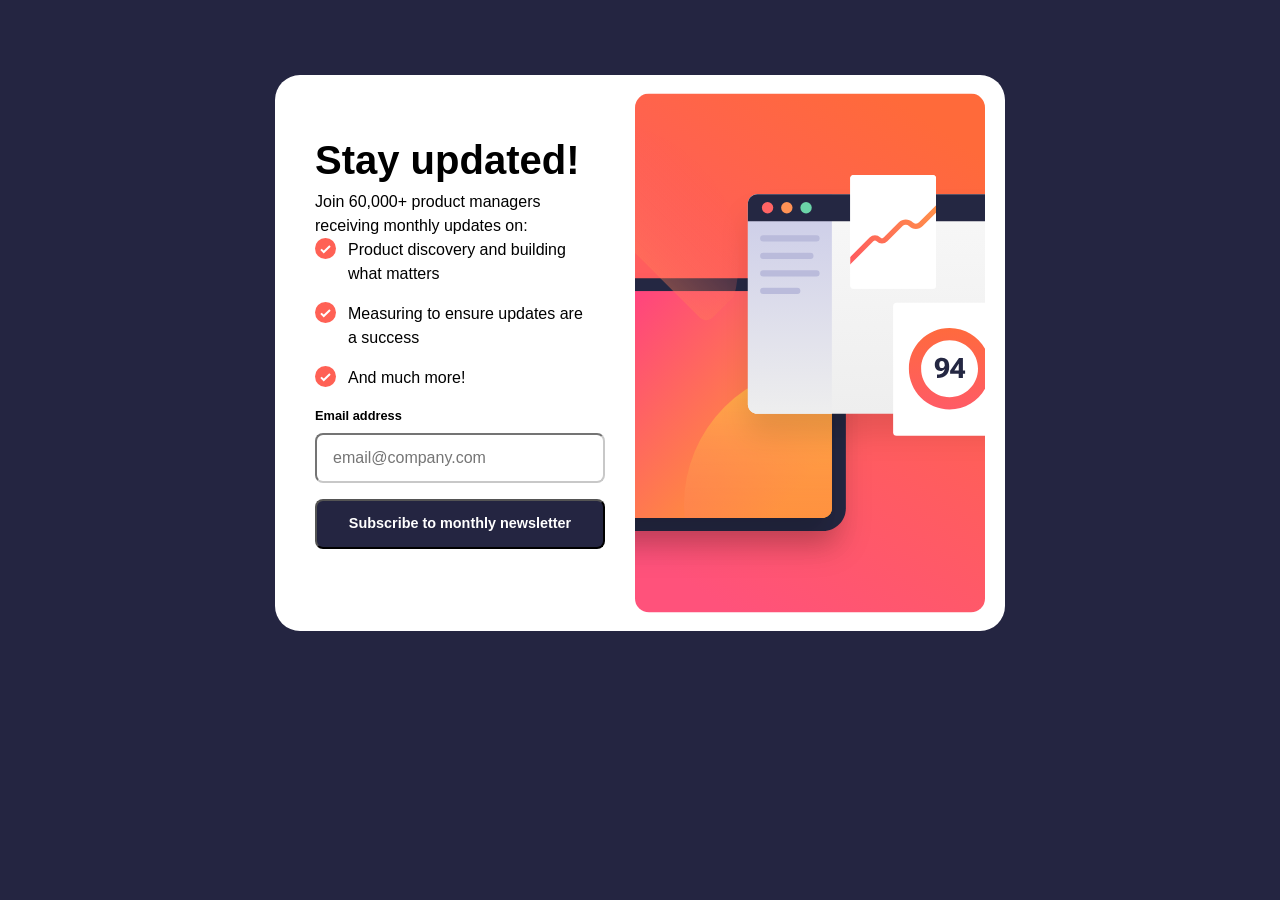
<file: index.html>
<!DOCTYPE html>
<html lang="en">
  <head>
    <meta charset="UTF-8" />
    <meta name="viewport" content="width=device-width, initial-scale=1.0" />
    <link
      rel="icon"
      type="image/png"
      sizes="32x32"
      href="./assets/images/favicon-32x32.png"
    />
    <link rel="stylesheet" href="styles.css" />
    <title>Sign Up</title>
  </head>
  <body>
    <div class="grid">
      <div class="upper-half">
        <img
          class="mobile"
          src="assets/images/illustration-sign-up-mobile.svg"
          alt="image"
        />
        <img
          class="desktop"
          src="/assets/images/illustration-sign-up-desktop.svg"
          alt="image"
        />
      </div>
      <div class="lower-half">
        <div class="row-1">Stay updated!</div>
        <div class="row-2">
          <p>Join 60,000+ product managers receiving monthly updates on:</p>
        </div>
        <div class="row-3">
          <div class="line-1">
            <img src="./assets/images/icon-list.svg" alt="" />
            <p>Product discovery and building what matters</p>
          </div>
          <div class="line-2">
            <img src="./assets/images/icon-list.svg" alt="" />
            <p>Measuring to ensure updates are a success</p>
          </div>
          <div class="line-3">
            <img src="./assets/images/icon-list.svg" alt="" />
            <p>And much more!</p>
          </div>
        </div>
        <div class="row-4">
          <p>Email address</p>
          <input
            class="em"
            type="text"
            name="email"
            placeholder="email@company.com"
          />
          <button>Subscribe to monthly newsletter</button>
        </div>
      </div>
    </div>
    <script src="script.js"></script>
  </body>
</html>
</file>
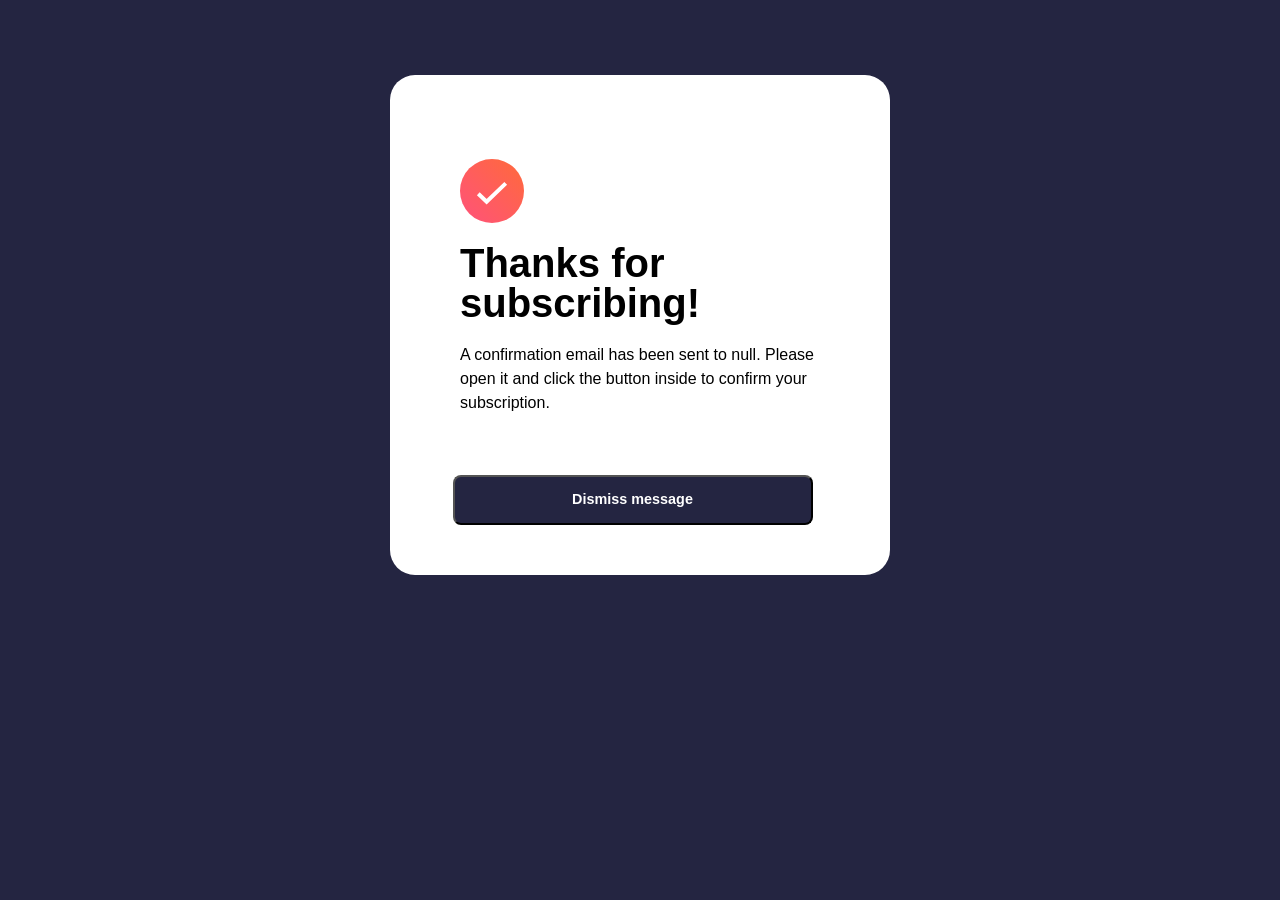
<file: assets/Sucess.html>
<!DOCTYPE html>
<html lang="en">
  <head>
    <meta charset="UTF-8" />
    <meta name="viewport" content="width=device-width, initial-scale=1.0" />
    <title>Document</title>
    <link rel="stylesheet" href="./styles.css" />
  </head>
  <body>
    <div class="outer">
      <div class="grid-row">
        <div class="row-1">
          <img src="./images/icon-success.svg" alt="Sucess" />
        </div>
        <div class="row-2">Thanks for subscribing!</div>
        <div class="row-3">
          <p>
            A confirmation email has been sent to <b class="insert"></b>. Please
            open it and click the button inside to confirm your subscription.
          </p>
        </div>
      </div>
      <div class="row-4"><button class="button-2">Dismiss message</button></div>
    </div>
    <script src="../script.js"></script>
  </body>
</html>
</file>
<file: styles.css>
/* CSS Setup and Reset from https://www.joshwcomeau.com/css/custom-css-reset/*/
/*
  1. Use a more-intuitive box-sizing model.
*/
*,
*::before,
*::after {
  box-sizing: border-box;
}
/*
    2. Remove default margin
  */
* {
  margin: 0;
}
/*
    Typographic tweaks!
    3. Add accessible line-height
    4. Improve text rendering
  */
@import url("https://fonts.googleapis.com/css2?family=Outfit:wght@400;700&display=swap");
body {
  font-family: "Outfit", sans-serif;
  font-size: 16px;
  line-height: 1.5;
  -webkit-font-smoothing: antialiased;
}
/*
    5. Improve media defaults
  */
img,
picture,
video,
canvas,
svg {
  display: block;
  max-width: 100%;
}
/*
    6. Remove built-in form typography styles
  */
input,
button,
textarea,
select {
  font: inherit;
}
/*
    7. Avoid text overflows
  */
p,
h1,
h2,
h3,
h4,
h5,
h6 {
  overflow-wrap: break-word;
}
/*
    8. Create a root stacking context
  */
#root,
#__next {
  isolation: isolate;
}

/*Mobile 375px*/

/*Upper Half*/
.upper-half {
  width: 100vw;
}
.desktop {
  display: none;
}

.upper-half img {
  width: 100%;
}

/*Lower Half*/
.lower-half {
  display: flex;
  flex-direction: column;
  margin: 10px;
}

.row-1,
.row-2,
.row-3,
.row-4 {
  display: flex;
  margin: 20px;
}

.row-1 {
  color: black;
  font-weight: 600;
  font-size: 2.5em;
}

.row-2 {
  padding-right: 10px;
}

.row-3 {
  flex-direction: column;
}

.row-3 img {
  display: inline;
  align-self: flex-start;
  margin-right: 12px;
}
.row-3 div {
  display: flex;
  flex-direction: row;
  margin-bottom: 16px;
  padding-right: 10px;
}

.row-4 {
  flex-direction: column;
  margin-top: 0px;
}

.row-4 p {
  color: black;
  font-weight: 600;
  font-size: 0.8em;
  margin-bottom: 8px;
}

.row-4 input {
  height: 50px;
  padding-left: 16px;
  margin-bottom: 16px;
  border-radius: 8px;
  border-color: #c8c8c8;
}

.error {
  background-color: #ffe8e6;
}

.sucess {
  background-color: #bdffcb;
}

.row-4 button {
  height: 50px;
  font-weight: 600;
  color: white;
  font-size: 0.9em;
  border-radius: 8px;
  background-color: #242541;
}

.row-4 button:hover {
  background: linear-gradient(to right, #fe5278 0%, #ff683e 100%);
}

.save {
  display: none;
}

@media screen and (min-width: 550px) {
  .desktop {
    display: inline;
  }
  .mobile {
    display: none;
  }

  .grid {
    display: grid;
    position: relative;
    top: 75px;
    grid-template-columns: 350px 350px;
    grid-template-rows: 556px;
    background-color: white;
    border-radius: 25px;

    padding: 0 20px 0 10px;
  }

  .upper-half {
    width: 100%;
    height: 100%;
    grid-row: 1;
    grid-column: 2/3;
  }

  .upper-half img {
    height: 100%;
  }

  .lower-half {
    grid-row: 1;
    grid-column: 1/2;
  }
  .row-1 {
    margin-bottom: 0;
    margin-top: 45px;
  }

  .row-2,
  .row-3,
  .row-4 {
    margin-top: 0;
    margin-bottom: 0;
  }

  body {
    display: flex;
    justify-content: center;
    background-color: #242541;
  }
}
</file>
<file: assets/styles.css>
/* CSS Setup and Reset from https://www.joshwcomeau.com/css/custom-css-reset/*/
/*
  1. Use a more-intuitive box-sizing model.
*/
*,
*::before,
*::after {
  box-sizing: border-box;
}
/*
    2. Remove default margin
  */
* {
  margin: 0;
}
/*
    Typographic tweaks!
    3. Add accessible line-height
    4. Improve text rendering
  */
@import url("https://fonts.googleapis.com/css2?family=Outfit:wght@400;700&display=swap");
body {
  font-family: "Outfit", sans-serif;
  font-size: 16px;
  line-height: 1.5;
  -webkit-font-smoothing: antialiased;
}
/*
    5. Improve media defaults
  */
img,
picture,
video,
canvas,
svg {
  display: block;
  max-width: 100%;
}
/*
    6. Remove built-in form typography styles
  */
input,
button,
textarea,
select {
  font: inherit;
}
/*
    7. Avoid text overflows
  */
p,
h1,
h2,
h3,
h4,
h5,
h6 {
  overflow-wrap: break-word;
}
/*
    8. Create a root stacking context
  */
#root,
#__next {
  isolation: isolate;
}

/*mobile view*/
.outer {
  display: grid;
  height: 100vh;
  width: 100vw;
  grid-template-columns: 1fr;
  grid-template-rows: repeat(2, 50%);
}

.grid-row {
  margin-left: 10px;
  margin-right: 10px;
  align-self: end;
  padding: 10px;
}

.row-1 {
  margin-bottom: 20px;
}

.row-2 {
  margin-bottom: 20px;
  color: black;
  font-weight: 600;
  font-size: 2.5em;
  line-height: 1;
}

.row-4 {
  align-self: end;
  width: 100vw;
  justify-self: center;
  margin-bottom: 5vh;
  margin-left: 5%;
}

.row-4 button {
  display: block;
  width: 90%;
  height: 50px;
  font-weight: 600;
  color: white;
  font-size: 0.9em;
  border-radius: 8px;
  background-color: #242541;
}
.row-4 button:hover {
  background: linear-gradient(to right, #fe5278 0%, #ff683e 100%);
}

@media screen and (min-width: 550px) {
  body {
    display: flex;
    justify-content: center;
    background-color: #242541;
  }

  .outer {
    padding-top: 200px;
    width: 500px;
    height: 500px;
    background-color: white;
    border-radius: 25px;
    position: relative;
    top: 75px;
  }

  .row-4 {
    width: 500px;
    padding-top: 50px;
  }

  .row-1,
  .row-2,
  .row-3,
  .row-4 {
    align-self: flex-start;
    padding-left: 50px;
    padding-right: 50px;
  }
}
</file>
